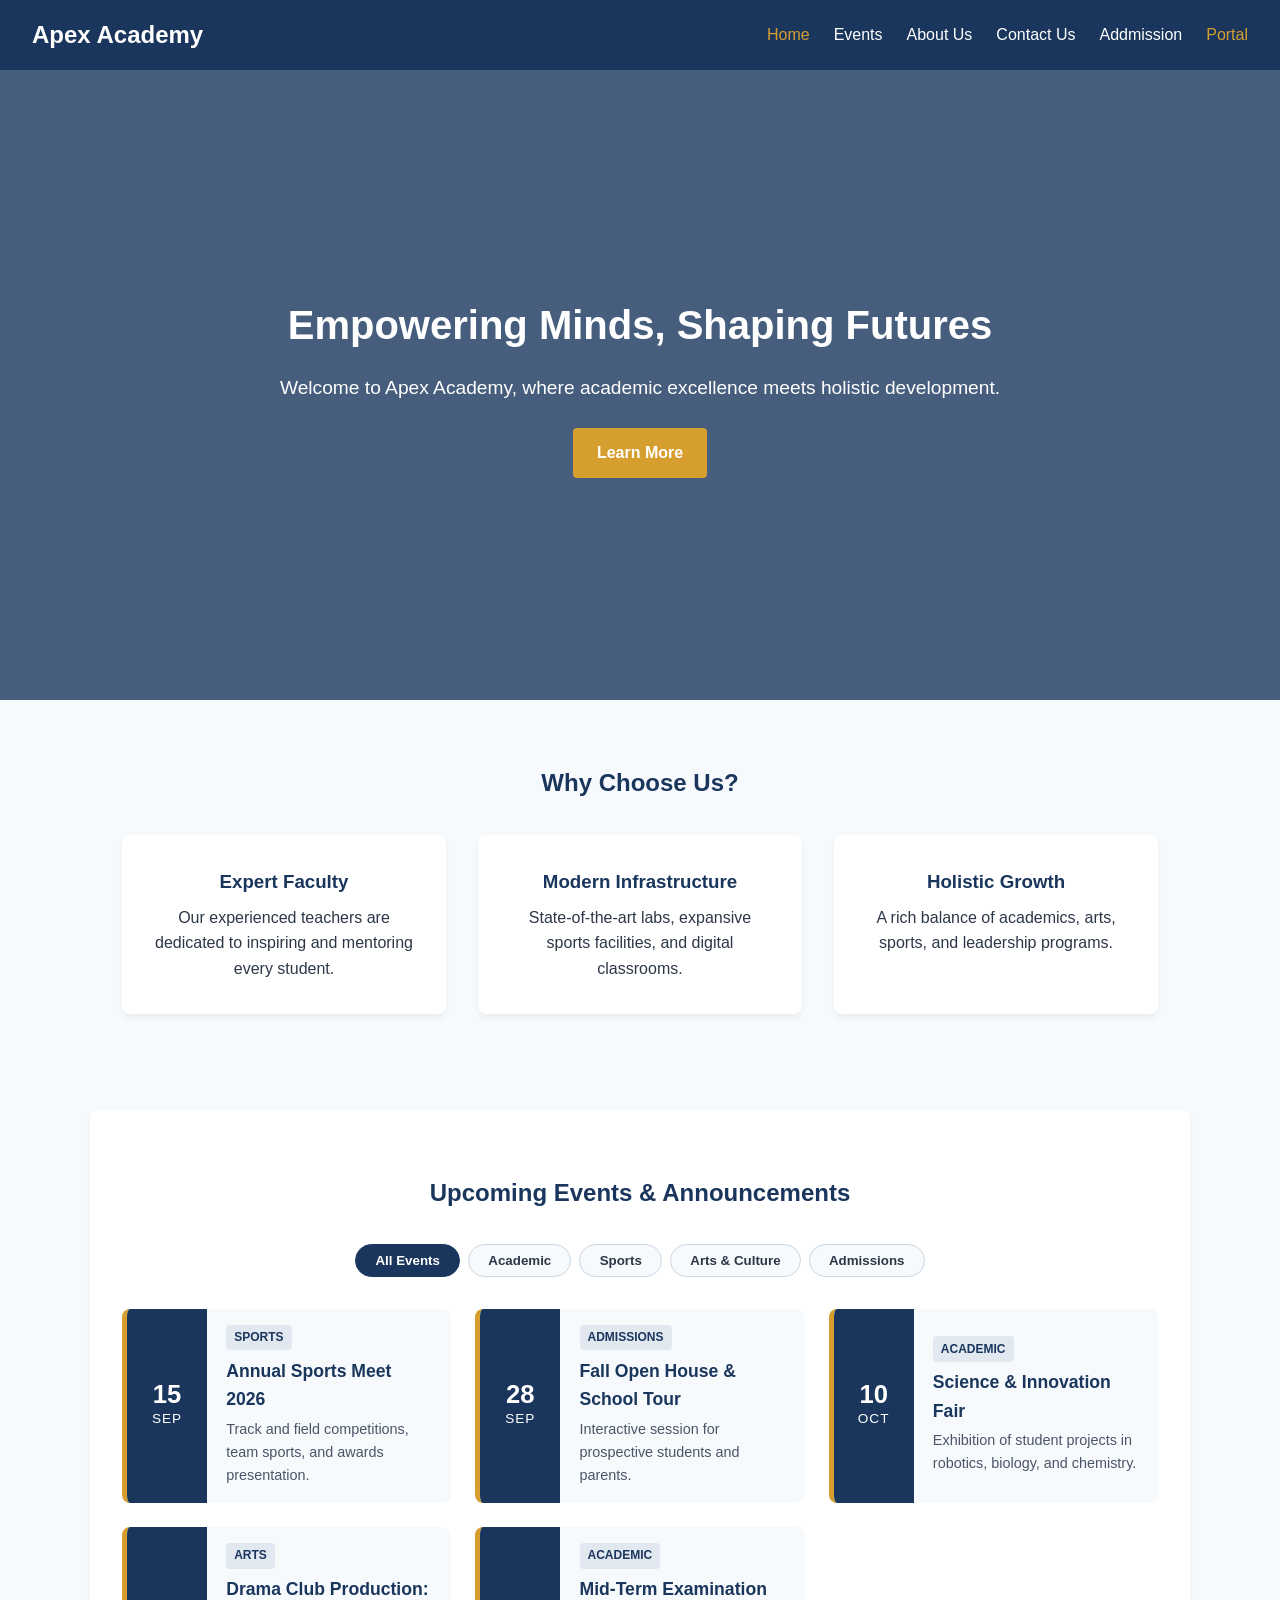
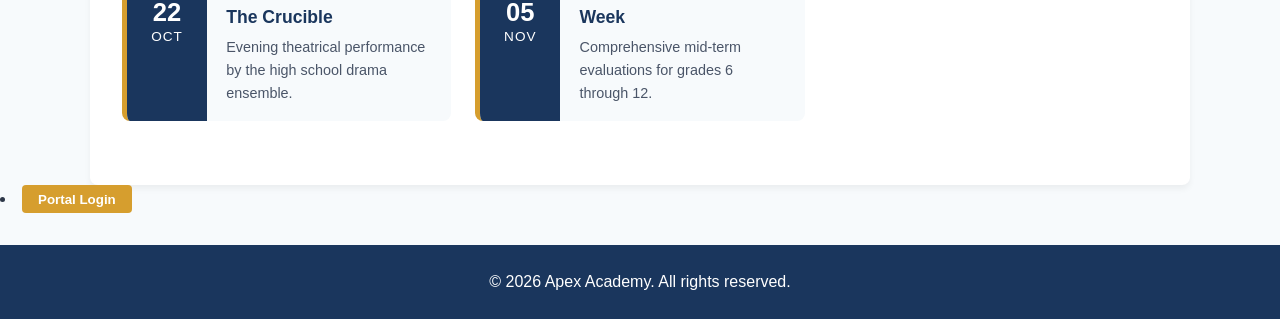
<file: index.html>
<!DOCTYPE html>
<html lang="en">
<head>
  <meta charset="UTF-8">
  <meta name="viewport" content="width=device-width, initial-scale=1.0">
  <title>Apex Academy | Home</title>
  <link rel="stylesheet" href="styles.css">
</head>
<body>

  <!-- Navigation Bar -->
  <header class="navbar">
    <div class="logo">Apex Academy</div>
    <nav>
      <ul class="nav-links" id="navLinks">
        <li><a href="index.html" class="active">Home</a></li>
        <li><a href="index.html#events">Events</a></li>
        <li><a href="about.html">About Us</a></li>
        <li><a href="contact.html">Contact Us</a></li>
        <li><a href="admissions.html">Addmission</a></li>
        <li><a href="portal.html" class="active portal-btn">Portal</a></li> 
        <!--<li><button id="openPortalModal" class="btn-portal-nav">Portal Login</button></li>-->
      </ul>
      <div class="hamburger" id="hamburger">
        <span></span>
        <span></span>
        <span></span>
      </div>
    </nav>
  </header>

  <!-- Hero Section -->
  <section class="hero">
    <div class="hero-content">
      <h1>Empowering Minds, Shaping Futures</h1>
      <p>Welcome to Apex Academy, where academic excellence meets holistic development.</p>
      <a href="about.html" class="btn">Learn More</a>
    </div>
  </section>

  <!-- Features / Highlights -->
  <section class="features section">
    <h2>Why Choose Us?</h2>
    <div class="card-grid">
      <div class="card">
        <h3>Expert Faculty</h3>
        <p>Our experienced teachers are dedicated to inspiring and mentoring every student.</p>
      </div>
      <div class="card">
        <h3>Modern Infrastructure</h3>
        <p>State-of-the-art labs, expansive sports facilities, and digital classrooms.</p>
      </div>
      <div class="card">
        <h3>Holistic Growth</h3>
        <p>A rich balance of academics, arts, sports, and leadership programs.</p>
      </div>
    </div>
  </section>

<!-- Insert before <footer> -->
<!-- Dynamic Events & Calendar Section -->
<section class="events-section section" id="events">
  <h2>Upcoming Events & Announcements</h2>
  
  <!-- Category Filter Buttons -->
  <div class="event-filters">
    <button class="filter-btn active" data-category="all">All Events</button>
    <button class="filter-btn" data-category="academic">Academic</button>
    <button class="filter-btn" data-category="sports">Sports</button>
    <button class="filter-btn" data-category="arts">Arts & Culture</button>
    <button class="filter-btn" data-category="admissions">Admissions</button>
  </div>

  <!-- Events Container -->
  <div class="events-grid" id="eventsContainer">
    <!-- Events rendered dynamically via JavaScript -->
  </div>
</section>

<!-- Portal Modal Trigger in Navbar -->
<!-- Replace or add to <ul class="nav-links"> in your header: -->
<li><button id="openPortalModal" class="btn-portal-nav">Portal Login</button></li>

<!-- Modal Overlay -->
<div class="modal-overlay" id="portalModal">
  <div class="modal-content">
    <button class="modal-close" id="closePortalModal">&times;</button>
    <div class="portal-header">
      <h2>Apex Academy Portal</h2>
      <p>Select your account type to proceed.</p>
    </div>

    <div class="role-tabs">
      <button class="tab-btn modal-tab active" data-tab="modalStudentTab">Student</button>
      <button class="tab-btn modal-tab" data-tab="modalParentTab">Parent</button>
    </div>

    <!-- Student Form in Modal -->
    <form class="portal-form active" id="modalStudentForm">
      <div class="form-group">
        <label for="mStudentId">Student ID</label>
        <input type="text" id="mStudentId" required placeholder="STU-2026-000">
      </div>
      <div class="form-group">
        <label for="mStudentPassword">Password</label>
        <input type="password" id="mStudentPassword" required placeholder="••••••••">
      </div>
      <button type="submit" class="btn portal-submit-btn">Login as Student</button>
      <div id="mStudentFeedback" class="form-feedback"></div>
    </form>

    <!-- Parent Form in Modal -->
    <form class="portal-form" id="modalParentForm">
      <div class="form-group">
        <label for="mParentEmail">Email Address</label>
        <input type="email" id="mParentEmail" required placeholder="parent@example.com">
      </div>
      <div class="form-group">
        <label for="mParentPassword">Password</label>
        <input type="password" id="mParentPassword" required placeholder="••••••••">
      </div>
      <button type="submit" class="btn portal-submit-btn">Login as Parent</button>
      <div id="mParentFeedback" class="form-feedback"></div>
    </form>
  </div>
</div>

  <!-- Footer -->
  <footer>
    <p>&copy; 2026 Apex Academy. All rights reserved.</p>
  </footer>

  <!--<script src="script.js"></script>-->
  <script src="script.js"></script>
</body>
</html>
</file>
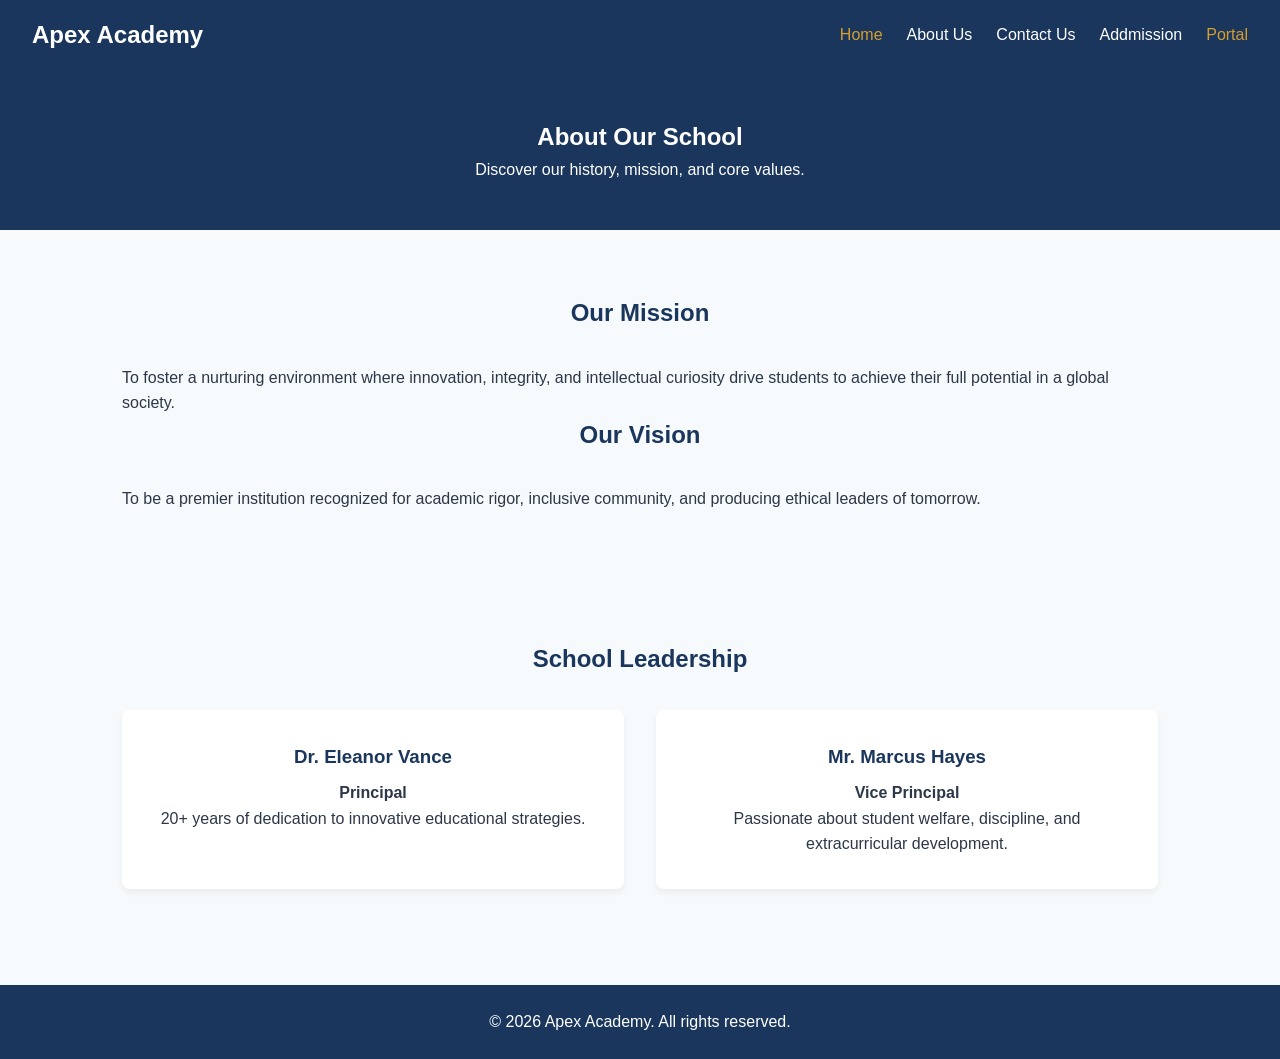
<file: about.html>
<!DOCTYPE html>
<html lang="en">
<head>
  <meta charset="UTF-8">
  <meta name="viewport" content="width=device-width, initial-scale=1.0">
  <title>Apex Academy | About Us</title>
  <link rel="stylesheet" href="styles.css">
</head>
<body>

  <!-- Navigation Bar -->
  <header class="navbar">
    <div class="logo">Apex Academy</div>
    <nav>
      <ul class="nav-links" id="navLinks">
        <li><a href="index.html" class="active">Home</a></li>
        <li><a href="about.html">About Us</a></li>
        <li><a href="contact.html">Contact Us</a></li>
        <li><a href="admissions.html">Addmission</a></li>
        <li><a href="portal.html" class="active portal-btn">Portal</a></li>
        <!--<li><button id="openPortalModal" class="btn-portal-nav">Portal</button></li>-->
      </ul>
      <div class="hamburger" id="hamburger">
        <span></span>
        <span></span>
        <span></span>
      </div>
    </nav>
  </header>

  <!-- Page Header -->
  <section class="page-banner">
    <h1>About Our School</h1>
    <p>Discover our history, mission, and core values.</p>
  </section>

  <!-- About Content -->
  <section class="about-section section">
    <div class="about-container">
      <div class="about-text">
        <h2>Our Mission</h2>
        <p>To foster a nurturing environment where innovation, integrity, and intellectual curiosity drive students to achieve their full potential in a global society.</p>
        
        <h2>Our Vision</h2>
        <p>To be a premier institution recognized for academic rigor, inclusive community, and producing ethical leaders of tomorrow.</p>
      </div>
    </div>
  </section>

  <!-- Leadership Team -->
  <section class="team section">
    <h2>School Leadership</h2>
    <div class="card-grid">
      <div class="card">
        <h3>Dr. Eleanor Vance</h3>
        <p><strong>Principal</strong></p>
        <p>20+ years of dedication to innovative educational strategies.</p>
      </div>
      <div class="card">
        <h3>Mr. Marcus Hayes</h3>
        <p><strong>Vice Principal</strong></p>
        <p>Passionate about student welfare, discipline, and extracurricular development.</p>
      </div>
    </div>
  </section>

  

  <!-- Footer -->
  <footer>
    <p>&copy; 2026 Apex Academy. All rights reserved.</p>
  </footer>

  <script src="script.js"></script>
</body>
</html>
</file>
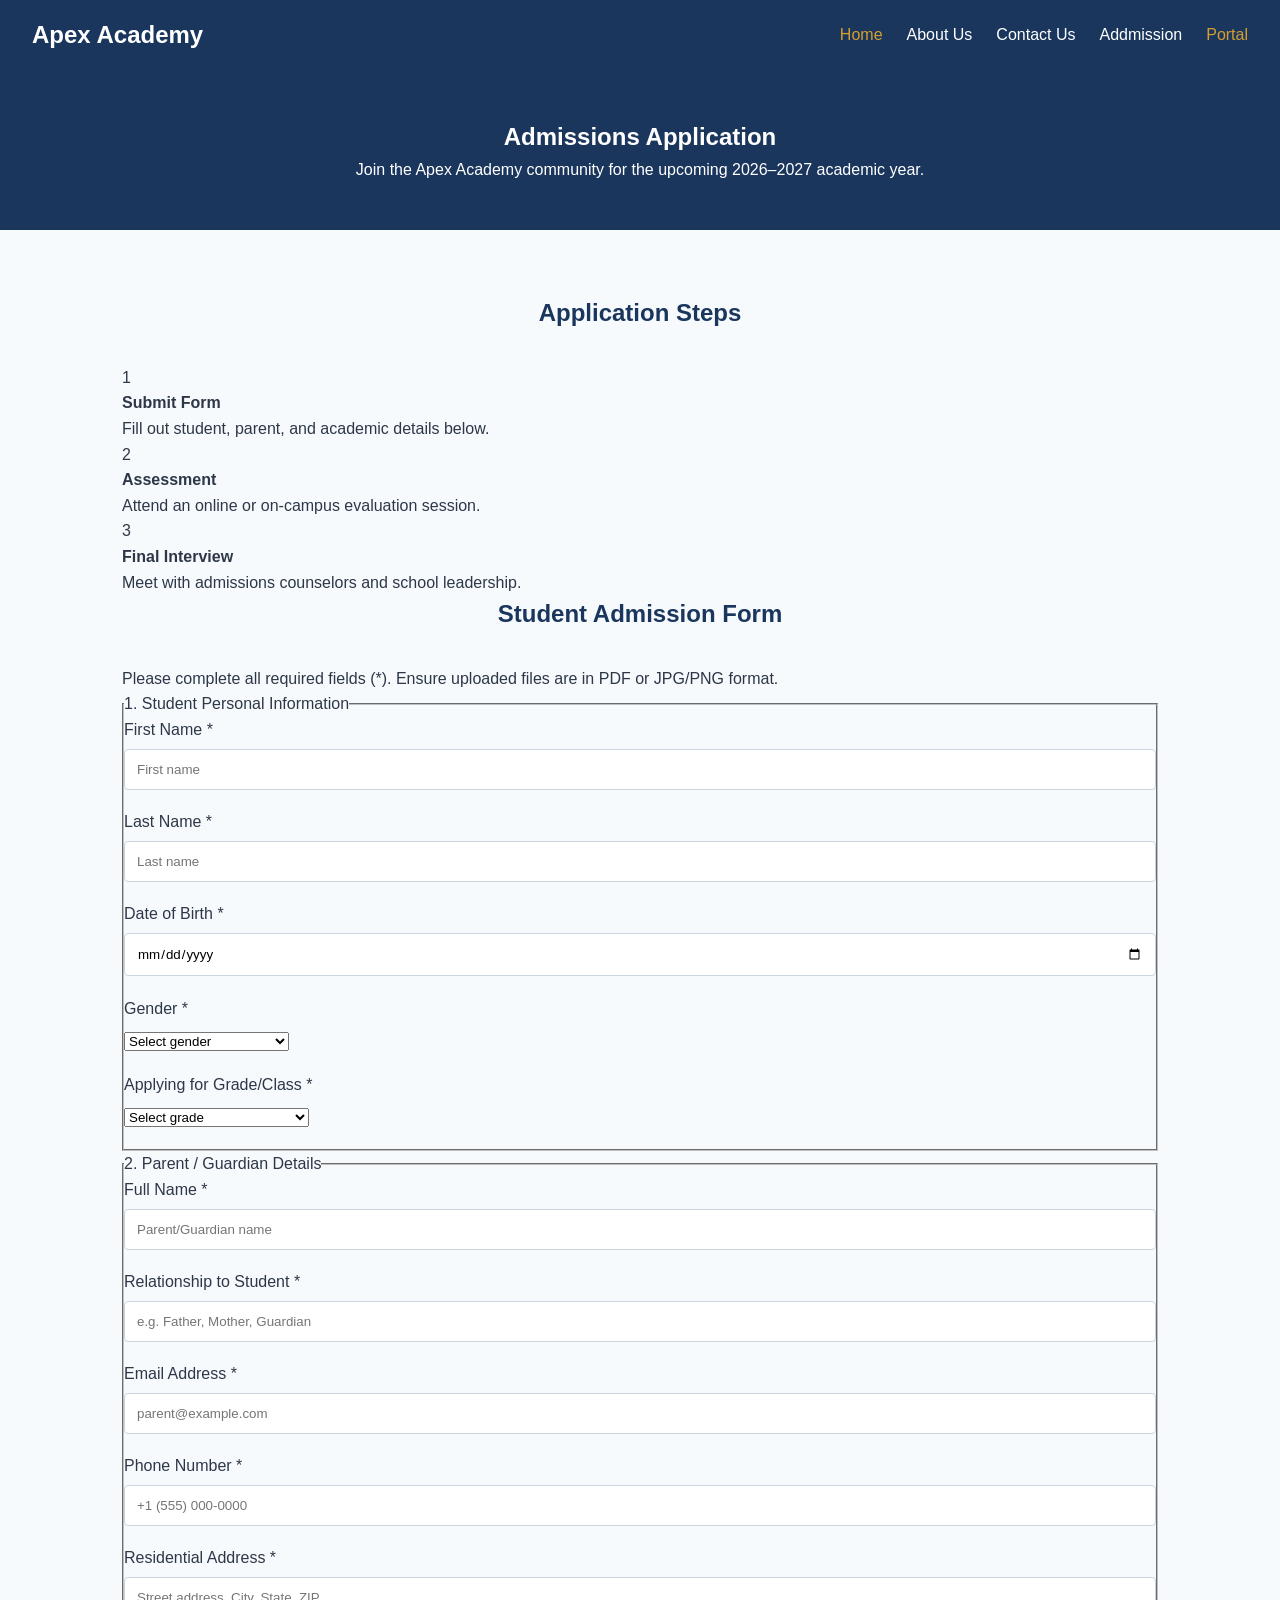
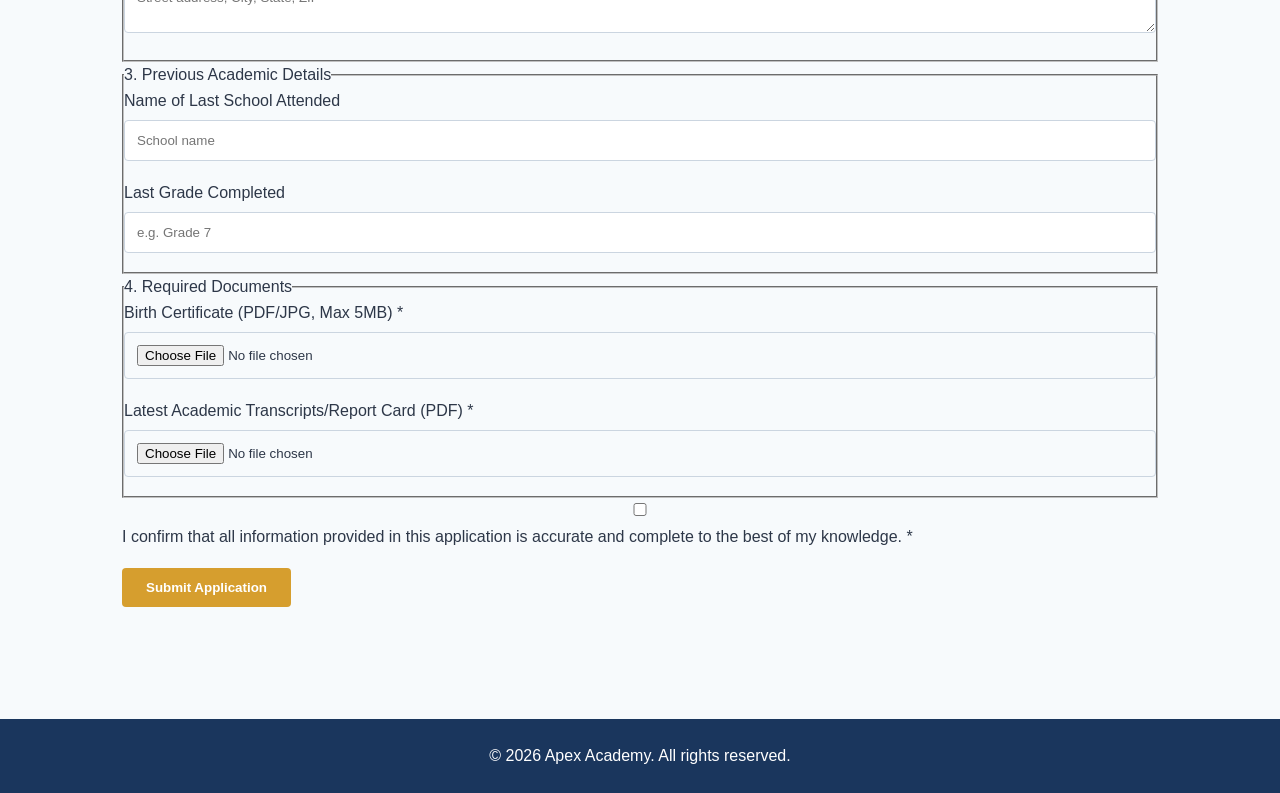
<file: admissions.html>
<!DOCTYPE html>
<html lang="en">
<head>
  <meta charset="UTF-8">
  <meta name="viewport" content="width=device-width, initial-scale=1.0">
  <title>Apex Academy | Admissions Application</title>
  <link rel="stylesheet" href="styles.css">
</head>
<body>

  <!-- Navigation Bar -->
  <header class="navbar">
    <div class="logo">Apex Academy</div>
    <nav>
      <ul class="nav-links" id="navLinks">
        <li><a href="index.html" class="active">Home</a></li>
        <li><a href="about.html">About Us</a></li>
        <li><a href="contact.html">Contact Us</a></li>
        <li><a href="admissions.html">Addmission</a></li>
        <li><a href="portal.html" class="active portal-btn">Portal</a></li>
        <!--<li><button id="openPortalModal" class="btn-portal-nav">Portal</button></li>-->
      </ul>
      <div class="hamburger" id="hamburger">
        <span></span>
        <span></span>
        <span></span>
      </div>
    </nav>
  </header>

  <!-- Page Banner -->
  <section class="page-banner">
    <h1>Admissions Application</h1>
    <p>Join the Apex Academy community for the upcoming 2026–2027 academic year.</p>
  </section>

  <!-- Admissions Information & Form -->
  <section class="section">
    <div class="admissions-container">
      
      <!-- Process Highlights -->
      <div class="admissions-steps">
        <h2>Application Steps</h2>
        <div class="steps-grid">
          <div class="step-card">
            <span class="step-num">1</span>
            <h4>Submit Form</h4>
            <p>Fill out student, parent, and academic details below.</p>
          </div>
          <div class="step-card">
            <span class="step-num">2</span>
            <h4>Assessment</h4>
            <p>Attend an online or on-campus evaluation session.</p>
          </div>
          <div class="step-card">
            <span class="step-num">3</span>
            <h4>Final Interview</h4>
            <p>Meet with admissions counselors and school leadership.</p>
          </div>
        </div>
      </div>

      <!-- Application Form -->
      <form class="application-form" id="admissionsForm">
        <h2>Student Admission Form</h2>
        <p class="form-desc">Please complete all required fields (*). Ensure uploaded files are in PDF or JPG/PNG format.</p>

        <!-- Section 1: Student Details -->
        <fieldset class="form-section">
          <legend>1. Student Personal Information</legend>
          <div class="form-row">
            <div class="form-group">
              <label for="studentFirstName">First Name *</label>
              <input type="text" id="studentFirstName" required placeholder="First name">
            </div>
            <div class="form-group">
              <label for="studentLastName">Last Name *</label>
              <input type="text" id="studentLastName" required placeholder="Last name">
            </div>
          </div>

          <div class="form-row">
            <div class="form-group">
              <label for="dob">Date of Birth *</label>
              <input type="date" id="dob" required>
            </div>
            <div class="form-group">
              <label for="gender">Gender *</label>
              <select id="gender" required>
                <option value="" disabled selected>Select gender</option>
                <option value="male">Male</option>
                <option value="female">Female</option>
                <option value="other">Other / Prefer not to say</option>
              </select>
            </div>
            <div class="form-group">
              <label for="gradeApplying">Applying for Grade/Class *</label>
              <select id="gradeApplying" required>
                <option value="" disabled selected>Select grade</option>
                <option value="kindergarten">Kindergarten</option>
                <option value="elementary">Elementary (Grades 1-5)</option>
                <option value="middle">Middle School (Grades 6-8)</option>
                <option value="high">High School (Grades 9-12)</option>
              </select>
            </div>
          </div>
        </fieldset>

        <!-- Section 2: Parent / Guardian Information -->
        <fieldset class="form-section">
          <legend>2. Parent / Guardian Details</legend>
          <div class="form-row">
            <div class="form-group">
              <label for="parentName">Full Name *</label>
              <input type="text" id="parentName" required placeholder="Parent/Guardian name">
            </div>
            <div class="form-group">
              <label for="relationship">Relationship to Student *</label>
              <input type="text" id="relationship" required placeholder="e.g. Father, Mother, Guardian">
            </div>
          </div>

          <div class="form-row">
            <div class="form-group">
              <label for="parentEmail">Email Address *</label>
              <input type="email" id="parentEmail" required placeholder="parent@example.com">
            </div>
            <div class="form-group">
              <label for="parentPhone">Phone Number *</label>
              <input type="tel" id="parentPhone" required placeholder="+1 (555) 000-0000">
            </div>
          </div>

          <div class="form-group">
            <label for="residentialAddress">Residential Address *</label>
            <textarea id="residentialAddress" rows="2" required placeholder="Street address, City, State, ZIP"></textarea>
          </div>
        </fieldset>

        <!-- Section 3: Academic History -->
        <fieldset class="form-section">
          <legend>3. Previous Academic Details</legend>
          <div class="form-row">
            <div class="form-group">
              <label for="previousSchool">Name of Last School Attended</label>
              <input type="text" id="previousSchool" placeholder="School name">
            </div>
            <div class="form-group">
              <label for="lastGradeCompleted">Last Grade Completed</label>
              <input type="text" id="lastGradeCompleted" placeholder="e.g. Grade 7">
            </div>
          </div>
        </fieldset>

        <!-- Section 4: Document Uploads -->
        <fieldset class="form-section">
          <legend>4. Required Documents</legend>
          <div class="form-row">
            <div class="form-group">
              <label for="birthCertificate">Birth Certificate (PDF/JPG, Max 5MB) *</label>
              <input type="file" id="birthCertificate" accept=".pdf, .jpg, .jpeg, .png" required>
            </div>
            <div class="form-group">
              <label for="reportCard">Latest Academic Transcripts/Report Card (PDF) *</label>
              <input type="file" id="reportCard" accept=".pdf, .jpg, .jpeg, .png" required>
            </div>
          </div>
        </fieldset>

        <!-- Section 5: Declaration -->
        <div class="form-group checkbox-group">
          <input type="checkbox" id="declaration" required>
          <label for="declaration">I confirm that all information provided in this application is accurate and complete to the best of my knowledge. *</label>
        </div>

        <button type="submit" class="btn btn-submit">Submit Application</button>
        <div id="admissionsFeedback" class="form-feedback"></div>
      </form>

    </div>
  </section>

  

  <!-- Footer -->
  <footer>
    <p>&copy; 2026 Apex Academy. All rights reserved.</p>
  </footer>

  <script src="script.js"></script>
</body>
</html>
</file>
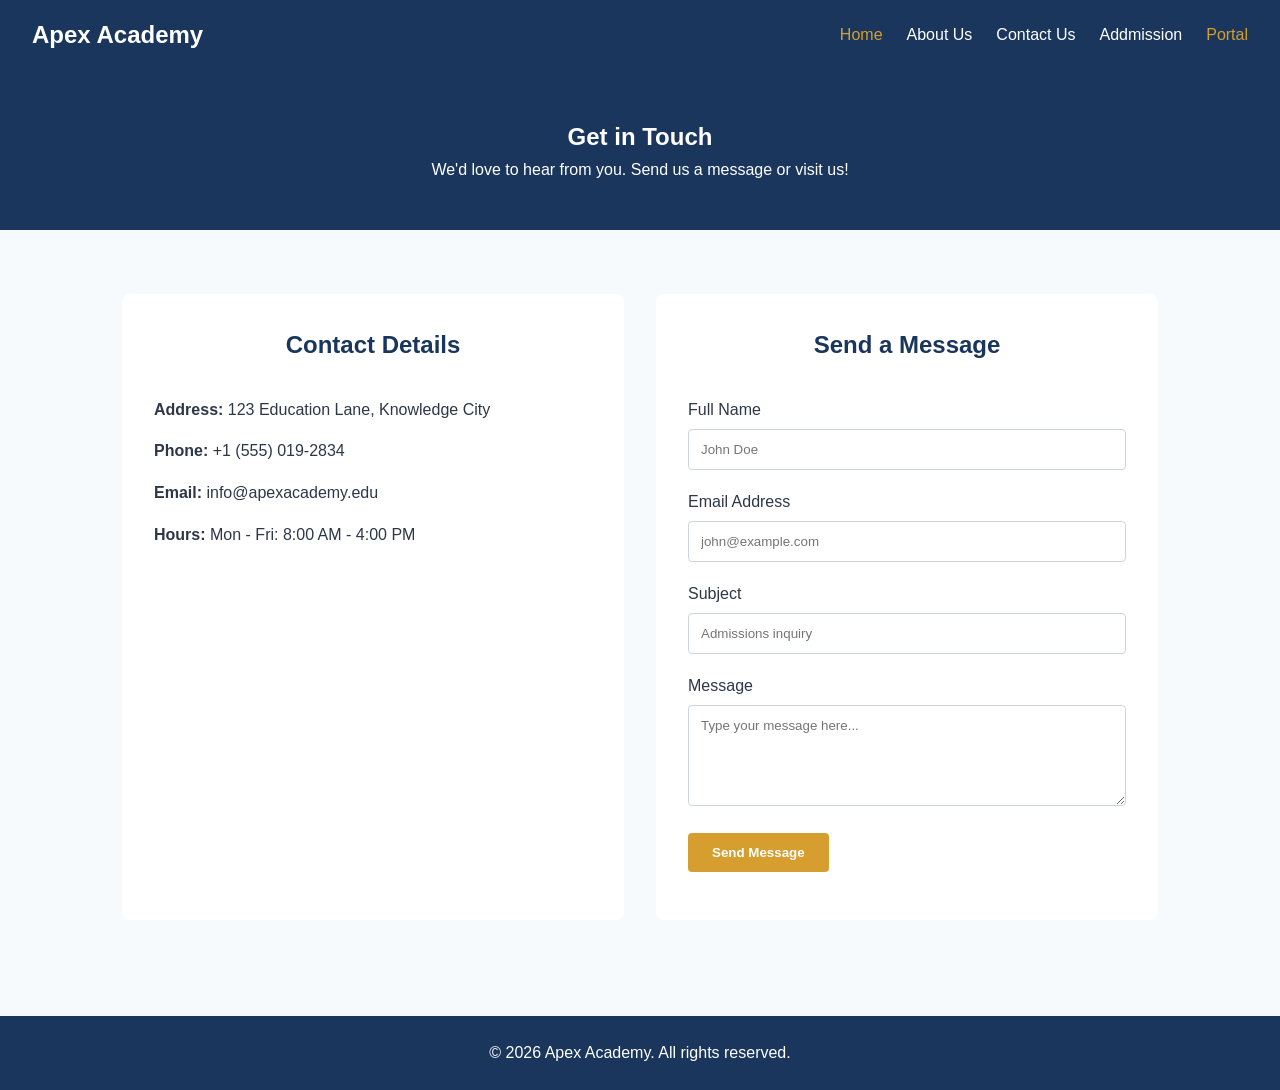
<file: contact.html>
<!DOCTYPE html>
<html lang="en">
<head>
  <meta charset="UTF-8">
  <meta name="viewport" content="width=device-width, initial-scale=1.0">
  <title>Apex Academy | Contact Us</title>
  <link rel="stylesheet" href="styles.css">
</head>
<body>

  <!-- Navigation Bar -->
  <header class="navbar">
    <div class="logo">Apex Academy</div>
    <nav>
      <ul class="nav-links" id="navLinks">
        <li><a href="index.html" class="active">Home</a></li>
        <li><a href="about.html">About Us</a></li>
        <li><a href="contact.html">Contact Us</a></li>
        <li><a href="admissions.html">Addmission</a></li>
        <li><a href="portal.html" class="active portal-btn">Portal</a></li>
        <!--<li><button id="openPortalModal" class="btn-portal-nav">Portal</button></li> -->
      </ul>
      <div class="hamburger" id="hamburger">
        <span></span>
        <span></span>
        <span></span>
      </div>
    </nav>
  </header>

  <!-- Page Header -->
  <section class="page-banner">
    <h1>Get in Touch</h1>
    <p>We'd love to hear from you. Send us a message or visit us!</p>
  </section>

  <!-- Contact Section -->
  <section class="contact-section section">
    <div class="contact-grid">
      <!-- Contact Details -->
      <div class="contact-info">
        <h2>Contact Details</h2>
        <p><strong>Address:</strong> 123 Education Lane, Knowledge City</p>
        <p><strong>Phone:</strong> +1 (555) 019-2834</p>
        <p><strong>Email:</strong> info@apexacademy.edu</p>
        <p><strong>Hours:</strong> Mon - Fri: 8:00 AM - 4:00 PM</p>
      </div>

      <!-- Contact Form -->
      <form class="contact-form" id="contactForm">
        <h2>Send a Message</h2>
        <div class="form-group">
          <label for="name">Full Name</label>
          <input type="text" id="name" name="name" required placeholder="John Doe">
        </div>
        <div class="form-group">
          <label for="email">Email Address</label>
          <input type="email" id="email" name="email" required placeholder="john@example.com">
        </div>
        <div class="form-group">
          <label for="subject">Subject</label>
          <input type="text" id="subject" name="subject" required placeholder="Admissions inquiry">
        </div>
        <div class="form-group">
          <label for="message">Message</label>
          <textarea id="message" name="message" rows="5" required placeholder="Type your message here..."></textarea>
        </div>
        <button type="submit" class="btn">Send Message</button>
        <div id="formFeedback" class="form-feedback"></div>
      </form>
    </div>
  </section>



  <!-- Footer -->
  <footer>
    <p>&copy; 2026 Apex Academy. All rights reserved.</p>
  </footer>

  <script src="script.js"></script>
</body>
</html>
</file>
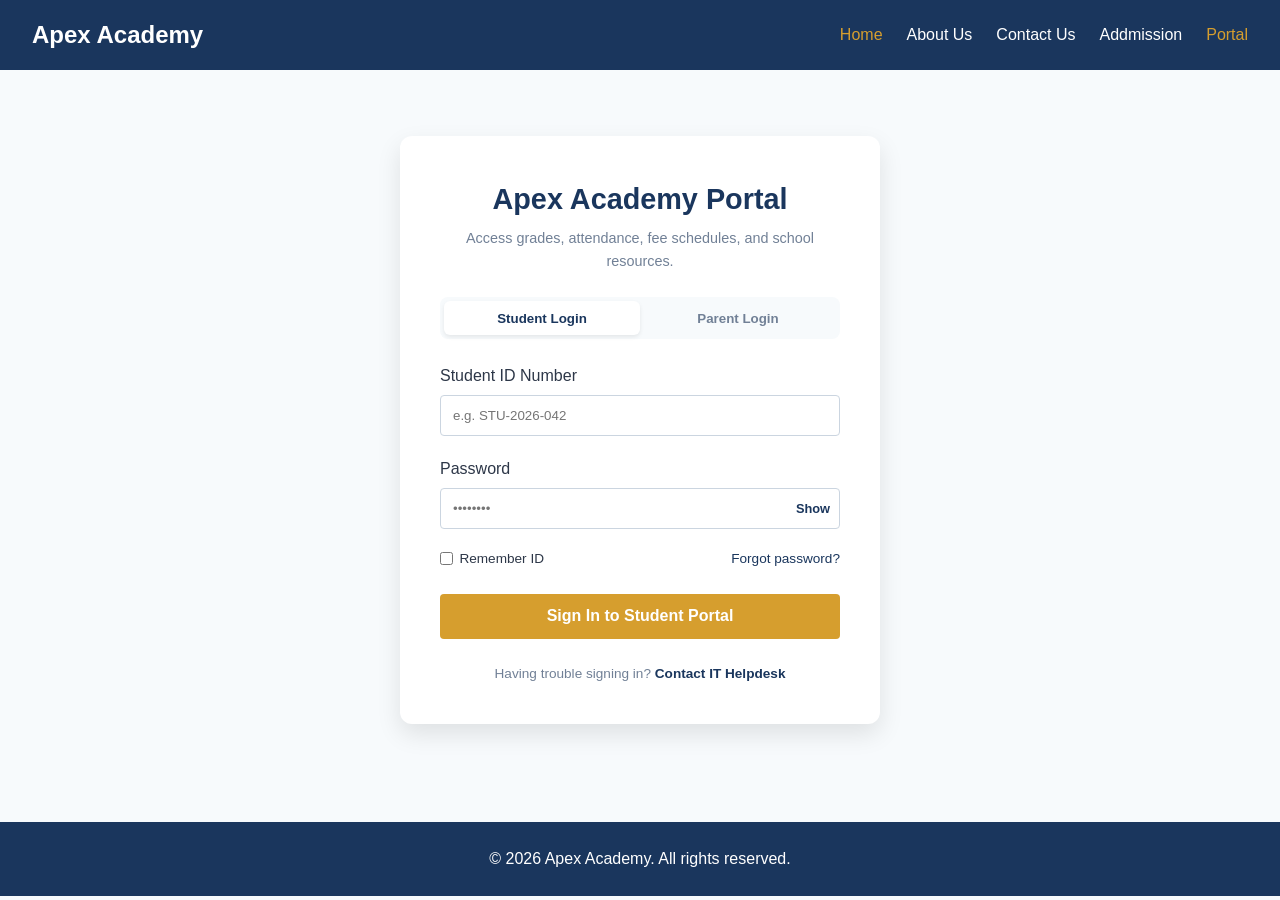
<file: portal.html>
<!DOCTYPE html>
<html lang="en">
<head>
  <meta charset="UTF-8">
  <meta name="viewport" content="width=device-width, initial-scale=1.0">
  <title>Apex Academy | Portal Login</title>
  <link rel="stylesheet" href="styles.css">
</head>
<body class="portal-body">

  <!-- Navigation Bar -->
  <header class="navbar">
    <div class="logo"><a href="index.html" style="color:white; text-decoration:none;">Apex Academy</a></div>
    <nav>
      <ul class="nav-links" id="navLinks">
        <li><a href="index.html" class="active">Home</a></li>
        <li><a href="about.html">About Us</a></li>
        <li><a href="contact.html">Contact Us</a></li>
        <li><a href="admissions.html">Addmission</a></li>
        <li><a href="portal.html" class="active portal-btn">Portal</a></li>
      </ul>
      <div class="hamburger" id="hamburger">
        <span></span>
        <span></span>
        <span></span>
      </div>
    </nav>
  </header>

  <!-- Main Portal Section -->
  <section class="portal-container">
    <div class="portal-card">
      <div class="portal-header">
        <h2>Apex Academy Portal</h2>
        <p>Access grades, attendance, fee schedules, and school resources.</p>
      </div>

      <!-- Role Selector Tabs -->
      <div class="role-tabs">
        <button class="tab-btn active" data-tab="studentTab">Student Login</button>
        <button class="tab-btn" data-tab="parentTab">Parent Login</button>
      </div>

      <!-- Student Form -->
      <form class="portal-form active" id="studentForm">
        <div class="form-group">
          <label for="studentId">Student ID Number</label>
          <input type="text" id="studentId" required placeholder="e.g. STU-2026-042">
        </div>

        <div class="form-group">
          <label for="studentPassword">Password</label>
          <div class="password-field">
            <input type="password" id="studentPassword" required placeholder="••••••••">
            <button type="button" class="toggle-password" data-target="studentPassword">Show</button>
          </div>
        </div>

        <div class="form-actions">
          <label class="remember-me">
            <input type="checkbox" id="rememberStudent"> Remember ID
          </label>
          <a href="#" class="forgot-link">Forgot password?</a>
        </div>

        <button type="submit" class="btn portal-submit-btn">Sign In to Student Portal</button>
        <div id="studentFeedback" class="form-feedback"></div>
      </form>

      <!-- Parent Form -->
      <form class="portal-form" id="parentForm">
        <div class="form-group">
          <label for="parentEmailLog">Registered Email or Username</label>
          <input type="email" id="parentEmailLog" required placeholder="parent@example.com">
        </div>

        <div class="form-group">
          <label for="parentPassword">Password</label>
          <div class="password-field">
            <input type="password" id="parentPassword" required placeholder="••••••••">
            <button type="button" class="toggle-password" data-target="parentPassword">Show</button>
          </div>
        </div>

        <div class="form-actions">
          <label class="remember-me">
            <input type="checkbox" id="rememberParent"> Remember Login
          </label>
          <a href="#" class="forgot-link">Forgot password?</a>
        </div>

        <button type="submit" class="btn portal-submit-btn">Sign In to Parent Portal</button>
        <div id="parentFeedback" class="form-feedback"></div>
      </form>

      <div class="portal-footer">
        <p>Having trouble signing in? <a href="contact.html">Contact IT Helpdesk</a></p>
      </div>
    </div>
  </section>

  <!-- Footer -->
  <footer>
    <p>&copy; 2026 Apex Academy. All rights reserved.</p>
  </footer>

  <script src="script.js"></script>
</body>
</html>
</file>
<file: styles.css>
/* --- CSS Reset & Global Variables --- */
* {
  margin: 0;
  padding: 0;
  box-sizing: border-box;
}

:root {
  --primary-color: #1a365d;
  --accent-color: #d69e2e;
  --text-dark: #2d3748;
  --bg-light: #f7fafc;
  --white: #ffffff;
}

body {
  font-family: 'Segoe UI', Tahoma, Geneva, Verdana, sans-serif;
  color: var(--text-dark);
  background-color: var(--bg-light);
  line-height: 1.6;
}

/* --- Header & Navigation --- */
.navbar {
  display: flex;
  justify-content: space-between;
  align-items: center;
  background-color: var(--primary-color);
  padding: 1rem 2rem;
  position: sticky;
  top: 0;
  z-index: 1000;
}

.logo {
  color: var(--white);
  font-size: 1.5rem;
  font-weight: bold;
}

.nav-links {
  display: flex;
  list-style: none;
}

.nav-links li {
  margin-left: 1.5rem;
}

.nav-links a {
  color: var(--white);
  text-decoration: none;
  font-weight: 500;
  transition: color 0.3s ease;
}

.nav-links a:hover,
.nav-links a.active {
  color: var(--accent-color);
}

.hamburger {
  display: none;
  flex-direction: column;
  cursor: pointer;
}

.hamburger span {
  width: 25px;
  height: 3px;
  background-color: var(--white);
  margin: 3px 0;
  transition: 0.3s;
}

/* --- Hero & Banners --- */
.hero {
  background: linear-gradient(rgba(26, 54, 93, 0.8), rgba(26, 54, 93, 0.8)),
              url('https://picsum.photos/1200/600') center/cover no-repeat;
  height: 70vh;
  display: flex;
  align-items: center;
  justify-content: center;
  text-align: center;
  color: var(--white);
  padding: 0 1rem;
}

.hero h1 {
  font-size: 2.5rem;
  margin-bottom: 1rem;
}

.hero p {
  font-size: 1.2rem;
  margin-bottom: 1.5rem;
}

.page-banner {
  background-color: var(--primary-color);
  color: var(--white);
  text-align: center;
  padding: 3rem 1rem;
}

.btn {
  display: inline-block;
  background-color: var(--accent-color);
  color: var(--white);
  padding: 0.75rem 1.5rem;
  text-decoration: none;
  border-radius: 4px;
  border: none;
  cursor: pointer;
  font-weight: bold;
  transition: opacity 0.3s ease;
}

.btn:hover {
  opacity: 0.9;
}

/* --- Content Sections & Grid --- */
.section {
  padding: 4rem 2rem;
  max-width: 1100px;
  margin: 0 auto;
}

.section h2 {
  text-align: center;
  margin-bottom: 2rem;
  color: var(--primary-color);
}

.card-grid {
  display: grid;
  grid-template-columns: repeat(auto-fit, minmax(280px, 1fr));
  gap: 2rem;
}

.card {
  background-color: var(--white);
  padding: 2rem;
  border-radius: 8px;
  box-shadow: 0 4px 6px rgba(0, 0, 0, 0.05);
  text-align: center;
}

.card h3 {
  margin-bottom: 0.5rem;
  color: var(--primary-color);
}

/* --- Contact Form Styles --- */
.contact-grid {
  display: grid;
  grid-template-columns: repeat(auto-fit, minmax(300px, 1fr));
  gap: 2rem;
}

.contact-info {
  background-color: var(--white);
  padding: 2rem;
  border-radius: 8px;
}

.contact-info p {
  margin-bottom: 1rem;
}

.contact-form {
  background-color: var(--white);
  padding: 2rem;
  border-radius: 8px;
}

.form-group {
  margin-bottom: 1.2rem;
}

.form-group label {
  display: block;
  margin-bottom: 0.4rem;
  font-weight: 500;
}

.form-group input,
.form-group textarea {
  width: 100%;
  padding: 0.75rem;
  border: 1px solid #cbd5e0;
  border-radius: 4px;
  font-family: inherit;
}

.form-feedback {
  margin-top: 1rem;
  font-weight: bold;
  color: #2b6cb0;
}

/* --- Footer --- */
footer {
  background-color: var(--primary-color);
  color: var(--white);
  text-align: center;
  padding: 1.5rem;
  margin-top: 2rem;
}

/* --- Mobile Responsive Layout --- */
@media (max-width: 768px) {
  .hamburger {
    display: flex;
  }

  .nav-links {
    position: absolute;
    top: 100%;
    right: 0;
    background-color: var(--primary-color);
    width: 100%;
    flex-direction: column;
    align-items: center;
    max-height: 0;
    overflow: hidden;
    transition: max-height 0.3s ease-out;
  }

  .nav-links.active {
    max-height: 300px;
    padding: 1rem 0;
  }

  .nav-links li {
    margin: 0.8rem 0;
  }
}

/* --- Events & Calendar Section --- */
.events-section {
  background-color: var(--white);
  border-radius: 8px;
  margin-top: 2rem;
  box-shadow: 0 4px 6px rgba(0, 0, 0, 0.05);
}

.event-filters {
  display: flex;
  justify-content: center;
  flex-wrap: wrap;
  gap: 0.5rem;
  margin-bottom: 2rem;
}

.filter-btn {
  background-color: var(--bg-light);
  color: var(--text-dark);
  border: 1px solid #cbd5e0;
  padding: 0.5rem 1.2rem;
  border-radius: 20px;
  cursor: pointer;
  font-weight: 600;
  transition: all 0.3s ease;
}

.filter-btn:hover,
.filter-btn.active {
  background-color: var(--primary-color);
  color: var(--white);
  border-color: var(--primary-color);
}

.events-grid {
  display: grid;
  grid-template-columns: repeat(auto-fit, minmax(300px, 1fr));
  gap: 1.5rem;
}

.event-card {
  display: flex;
  background-color: var(--bg-light);
  border-radius: 8px;
  overflow: hidden;
  border-left: 5px solid var(--accent-color);
  transition: transform 0.2s ease, box-shadow 0.2s ease;
}

.event-card:hover {
  transform: translateY(-3px);
  box-shadow: 0 6px 12px rgba(0, 0, 0, 0.1);
}

.event-date {
  background-color: var(--primary-color);
  color: var(--white);
  min-width: 80px;
  display: flex;
  flex-direction: column;
  align-items: center;
  justify-content: center;
  padding: 0.8rem;
  text-align: center;
}

.event-date .day {
  font-size: 1.6rem;
  font-weight: bold;
  line-height: 1;
}

.event-date .month {
  font-size: 0.85rem;
  text-transform: uppercase;
  letter-spacing: 1px;
}

.event-details {
  padding: 1rem 1.2rem;
  display: flex;
  flex-direction: column;
  justify-content: center;
}

.event-badge {
  display: inline-block;
  align-self: flex-start;
  font-size: 0.75rem;
  font-weight: bold;
  text-transform: uppercase;
  padding: 0.2rem 0.5rem;
  border-radius: 4px;
  margin-bottom: 0.4rem;
  background-color: #e2e8f0;
  color: var(--primary-color);
}

.event-details h3 {
  font-size: 1.1rem;
  color: var(--primary-color);
  margin-bottom: 0.3rem;
}

.event-details p {
  font-size: 0.9rem;
  color: #4a5568;
}

.no-events {
  grid-column: 1 / -1;
  text-align: center;
  color: #718096;
  padding: 2rem;
}

/* --- Portal & Modal Styles --- */
.portal-container {
  display: flex;
  justify-content: center;
  align-items: center;
  min-height: 80vh;
  padding: 2rem 1rem;
}

.portal-card {
  background: var(--white);
  width: 100%;
  max-width: 480px;
  padding: 2.5rem;
  border-radius: 12px;
  box-shadow: 0 10px 25px rgba(0, 0, 0, 0.1);
}

.portal-header {
  text-align: center;
  margin-bottom: 1.5rem;
}

.portal-header h2 {
  color: var(--primary-color);
  font-size: 1.8rem;
  margin-bottom: 0.3rem;
}

.portal-header p {
  color: #718096;
  font-size: 0.9rem;
}

/* Role Selector Tabs */
.role-tabs {
  display: flex;
  background-color: var(--bg-light);
  padding: 4px;
  border-radius: 8px;
  margin-bottom: 1.5rem;
}

.tab-btn {
  flex: 1;
  padding: 0.6rem;
  border: none;
  background: transparent;
  font-weight: 600;
  color: #718096;
  border-radius: 6px;
  cursor: pointer;
  transition: all 0.2s ease;
}

.tab-btn.active {
  background-color: var(--white);
  color: var(--primary-color);
  box-shadow: 0 2px 4px rgba(0,0,0,0.08);
}

/* Forms Visibility */
.portal-form {
  display: none;
}

.portal-form.active {
  display: block;
}

/* Inputs & Actions */
.password-field {
  position: relative;
  display: flex;
  align-items: center;
}

.password-field input {
  padding-right: 60px;
}

.toggle-password {
  position: absolute;
  right: 10px;
  background: none;
  border: none;
  color: var(--primary-color);
  font-size: 0.8rem;
  font-weight: bold;
  cursor: pointer;
}

.form-actions {
  display: flex;
  justify-content: space-between;
  align-items: center;
  font-size: 0.85rem;
  margin-bottom: 1.5rem;
}

.remember-me {
  display: flex;
  align-items: center;
  gap: 0.4rem;
  cursor: pointer;
}

.forgot-link {
  color: var(--primary-color);
  text-decoration: none;
  font-weight: 500;
}

.forgot-link:hover {
  text-decoration: underline;
}

.portal-submit-btn {
  width: 100%;
  padding: 0.85rem;
  font-size: 1rem;
}

.portal-footer {
  text-align: center;
  margin-top: 1.5rem;
  font-size: 0.85rem;
  color: #718096;
}

.portal-footer a {
  color: var(--primary-color);
  font-weight: bold;
  text-decoration: none;
}

/* Nav Portal Button */
.btn-portal-nav {
  background-color: var(--accent-color);
  color: var(--white);
  border: none;
  padding: 0.4rem 1rem;
  border-radius: 4px;
  font-weight: bold;
  cursor: pointer;
}

/* Modal Overlay Styling */
.modal-overlay {
  display: none;
  position: fixed;
  top: 0;
  left: 0;
  width: 100%;
  height: 100%;
  background-color: rgba(0, 0, 0, 0.6);
  z-index: 2000;
  justify-content: center;
  align-items: center;
  padding: 1rem;
}

.modal-overlay.open {
  display: flex;
}

.modal-content {
  background: var(--white);
  width: 100%;
  max-width: 440px;
  padding: 2rem;
  border-radius: 12px;
  position: relative;
  animation: fadeIn 0.25s ease-out;
}

.modal-close {
  position: absolute;
  top: 12px;
  right: 16px;
  font-size: 1.8rem;
  background: none;
  border: none;
  color: #a0aec0;
  cursor: pointer;
}

.modal-close:hover {
  color: var(--text-dark);
}

@keyframes fadeIn {
  from { opacity: 0; transform: translateY(-10px); }
  to { opacity: 1; transform: translateY(0); }
}
</file>
